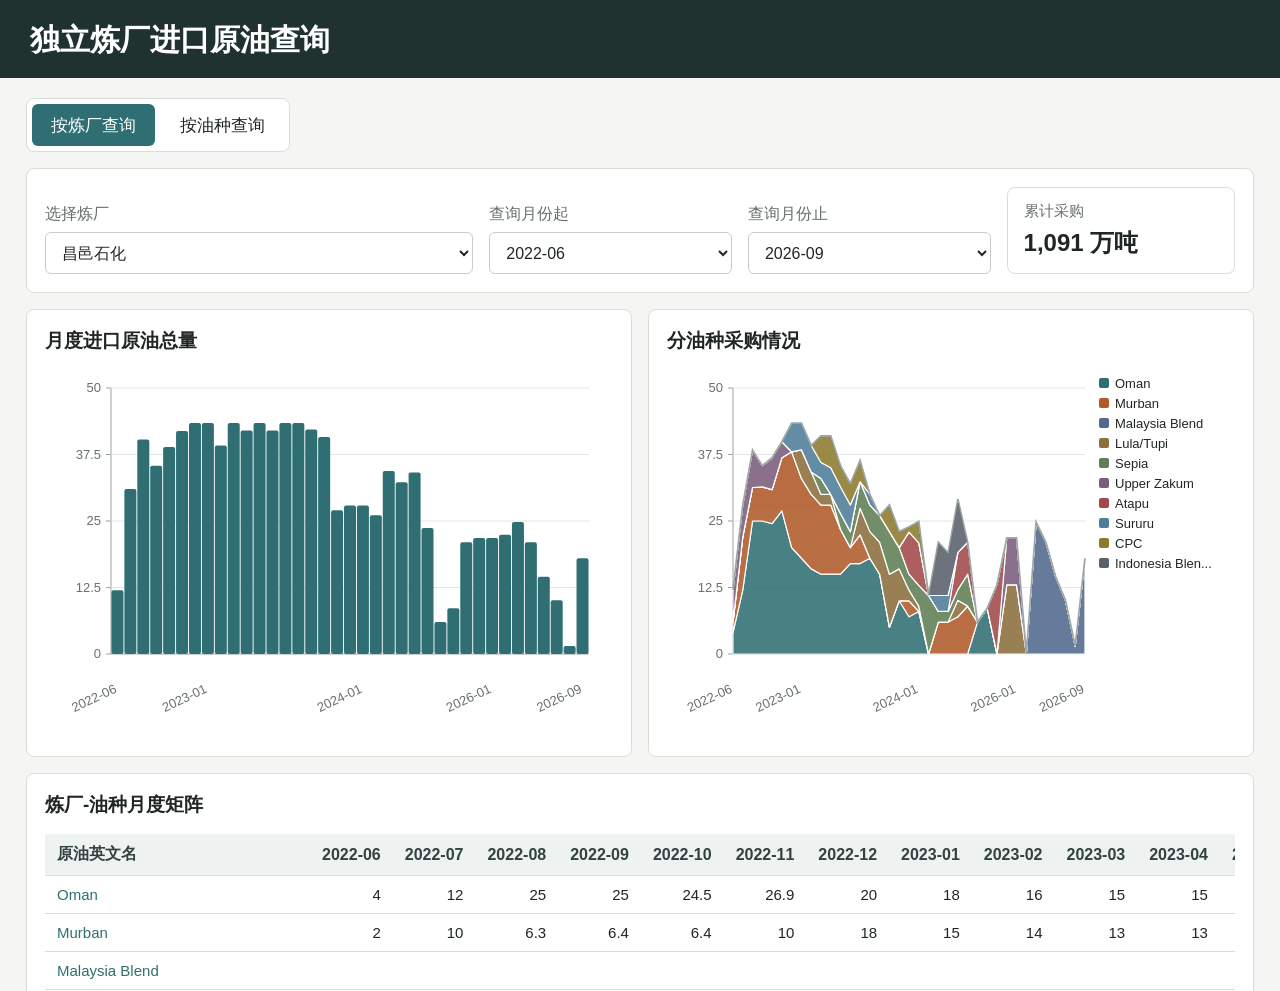
<file: index.html>
﻿<!doctype html>
<html lang="zh-CN">
  <head>
    <meta charset="utf-8" />
    <meta http-equiv="refresh" content="0; url=web/" />
    <title>独立炼厂进口原油查询</title>
  </head>
  <body>
    <a href="web/">打开独立炼厂进口原油查询</a>
  </body>
</html>
</file>
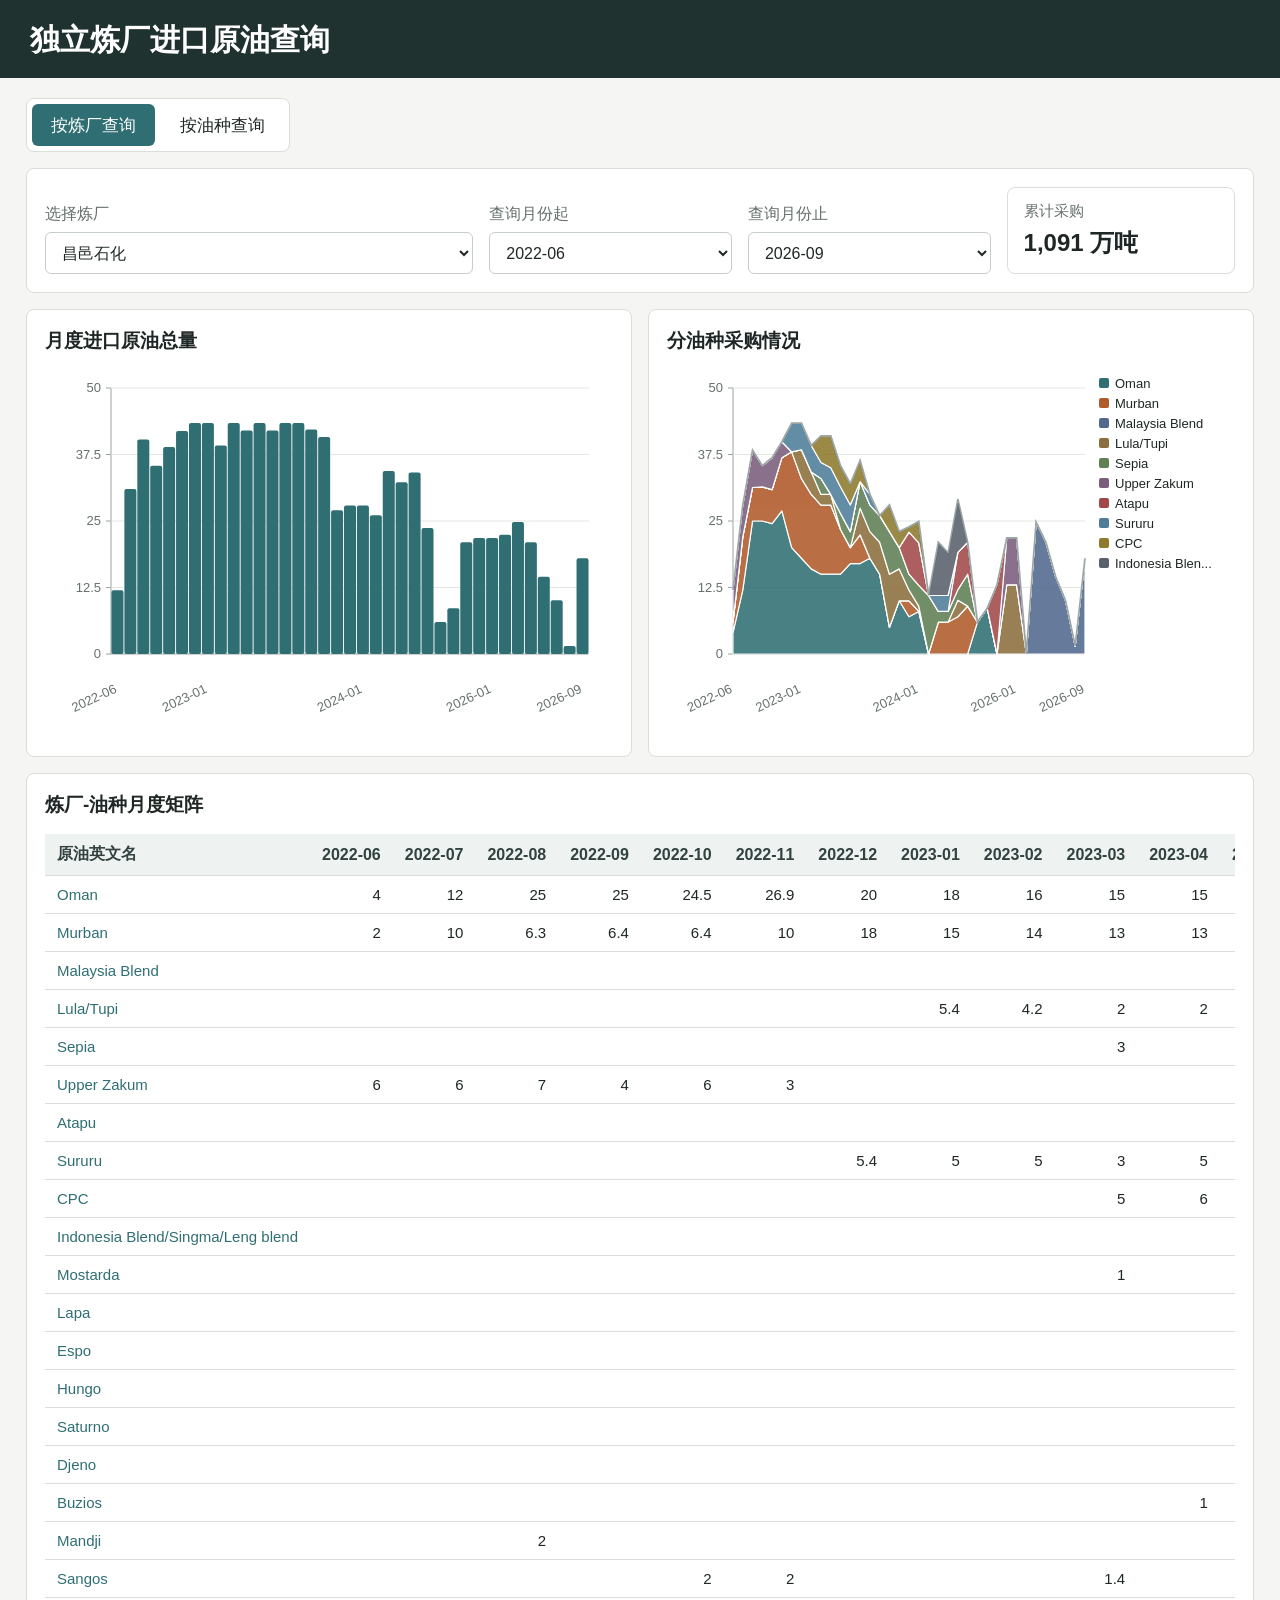
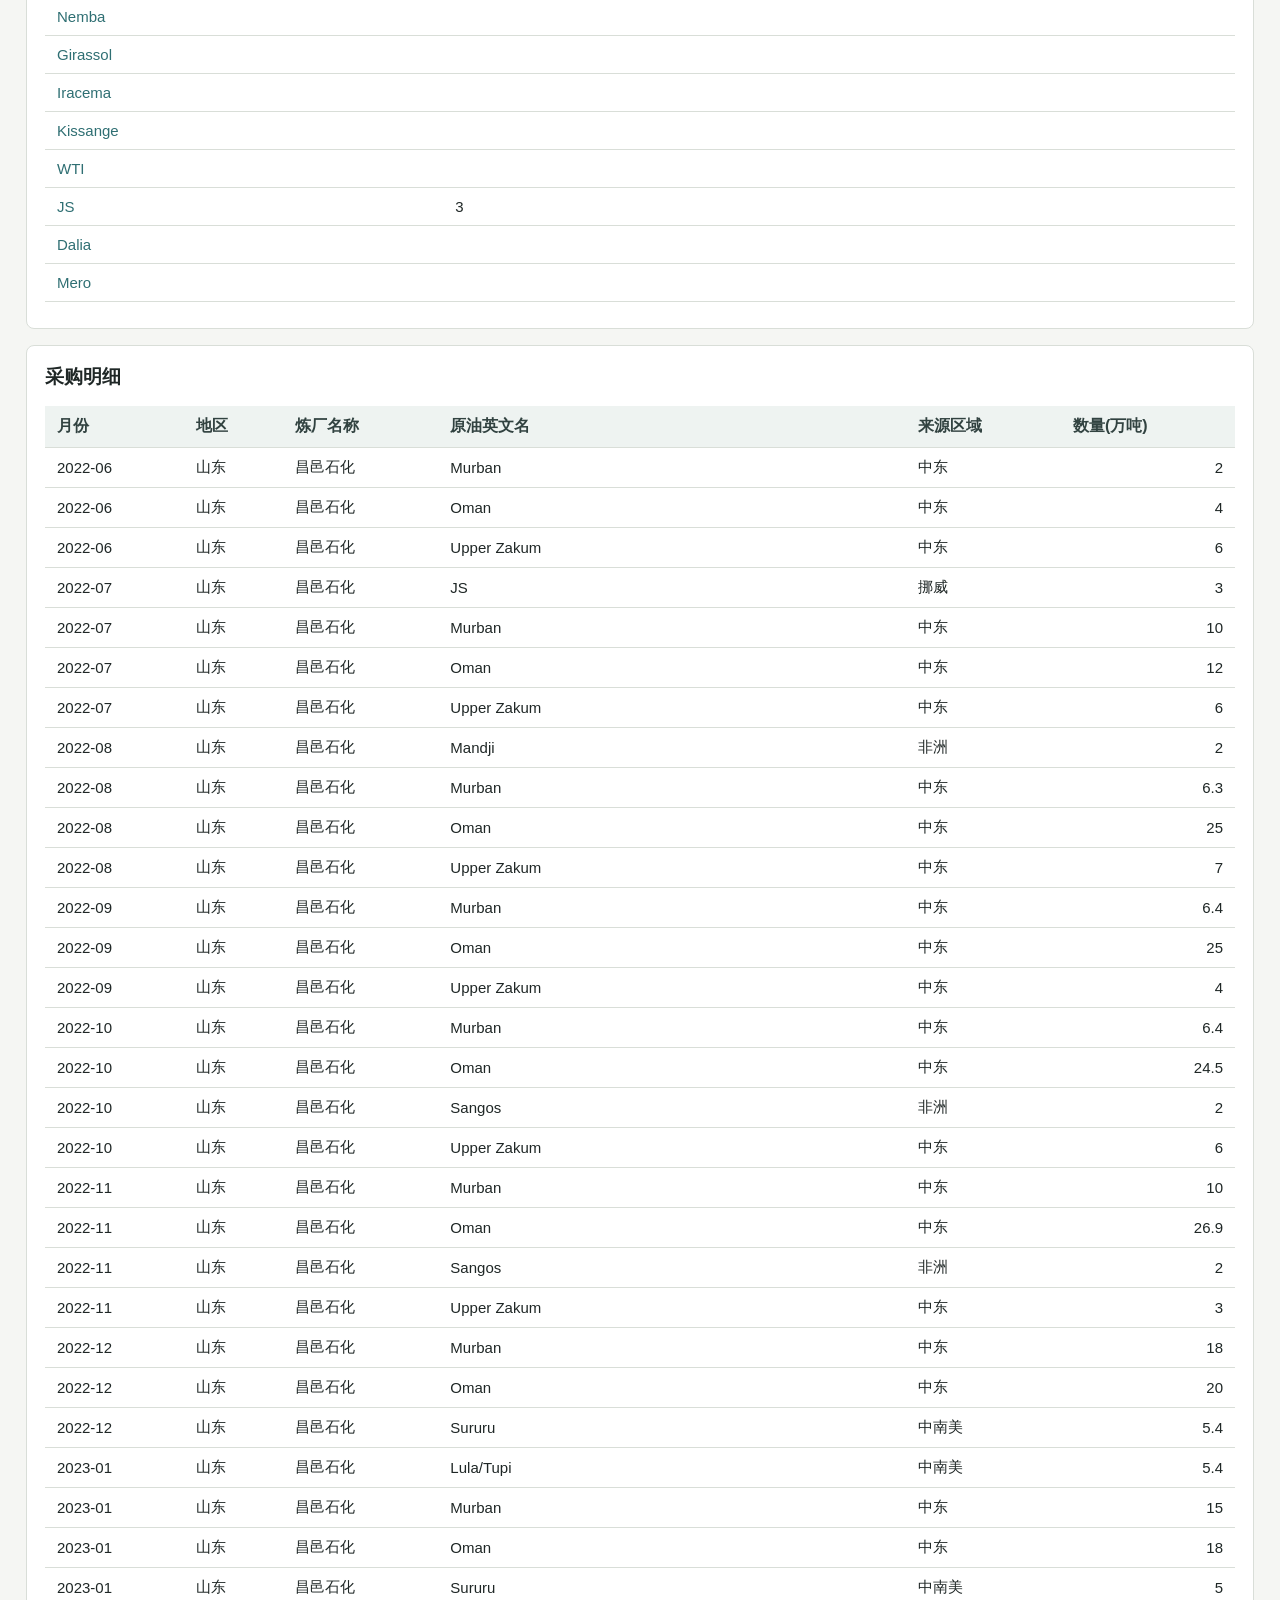
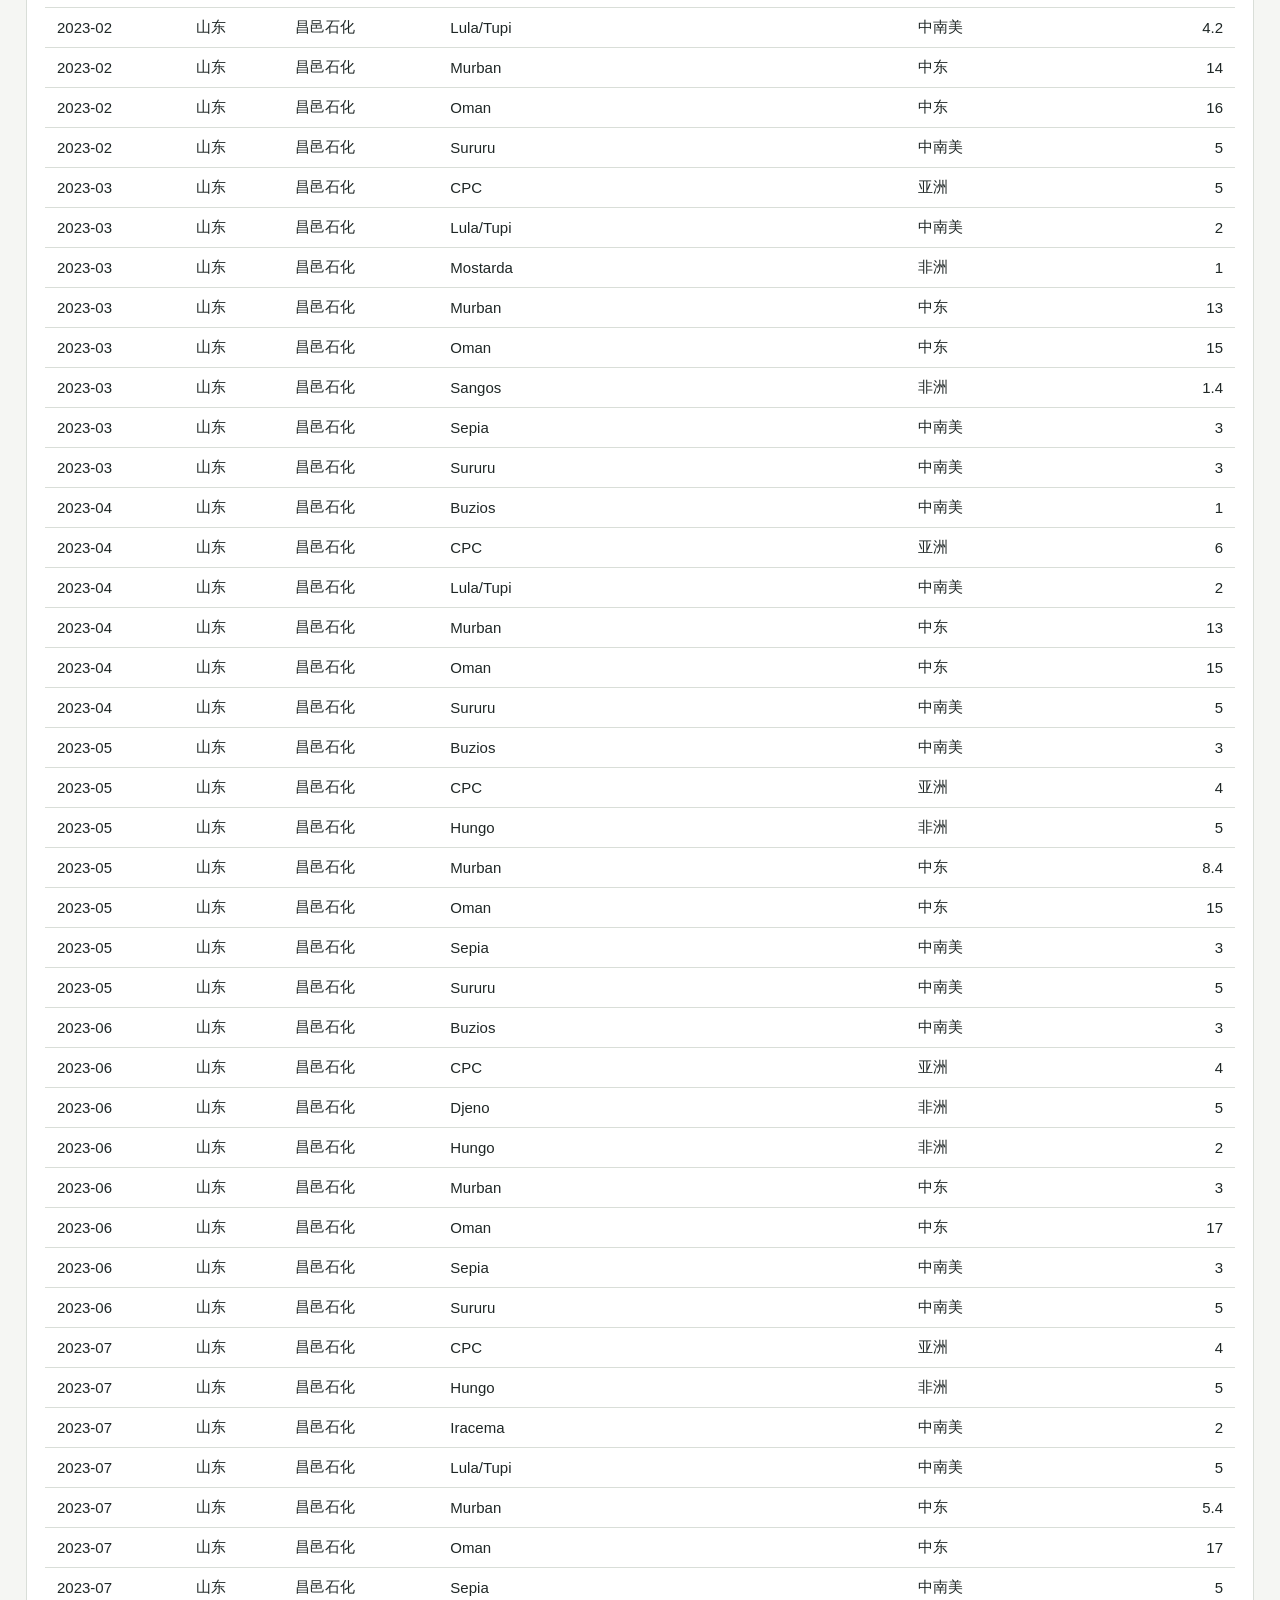
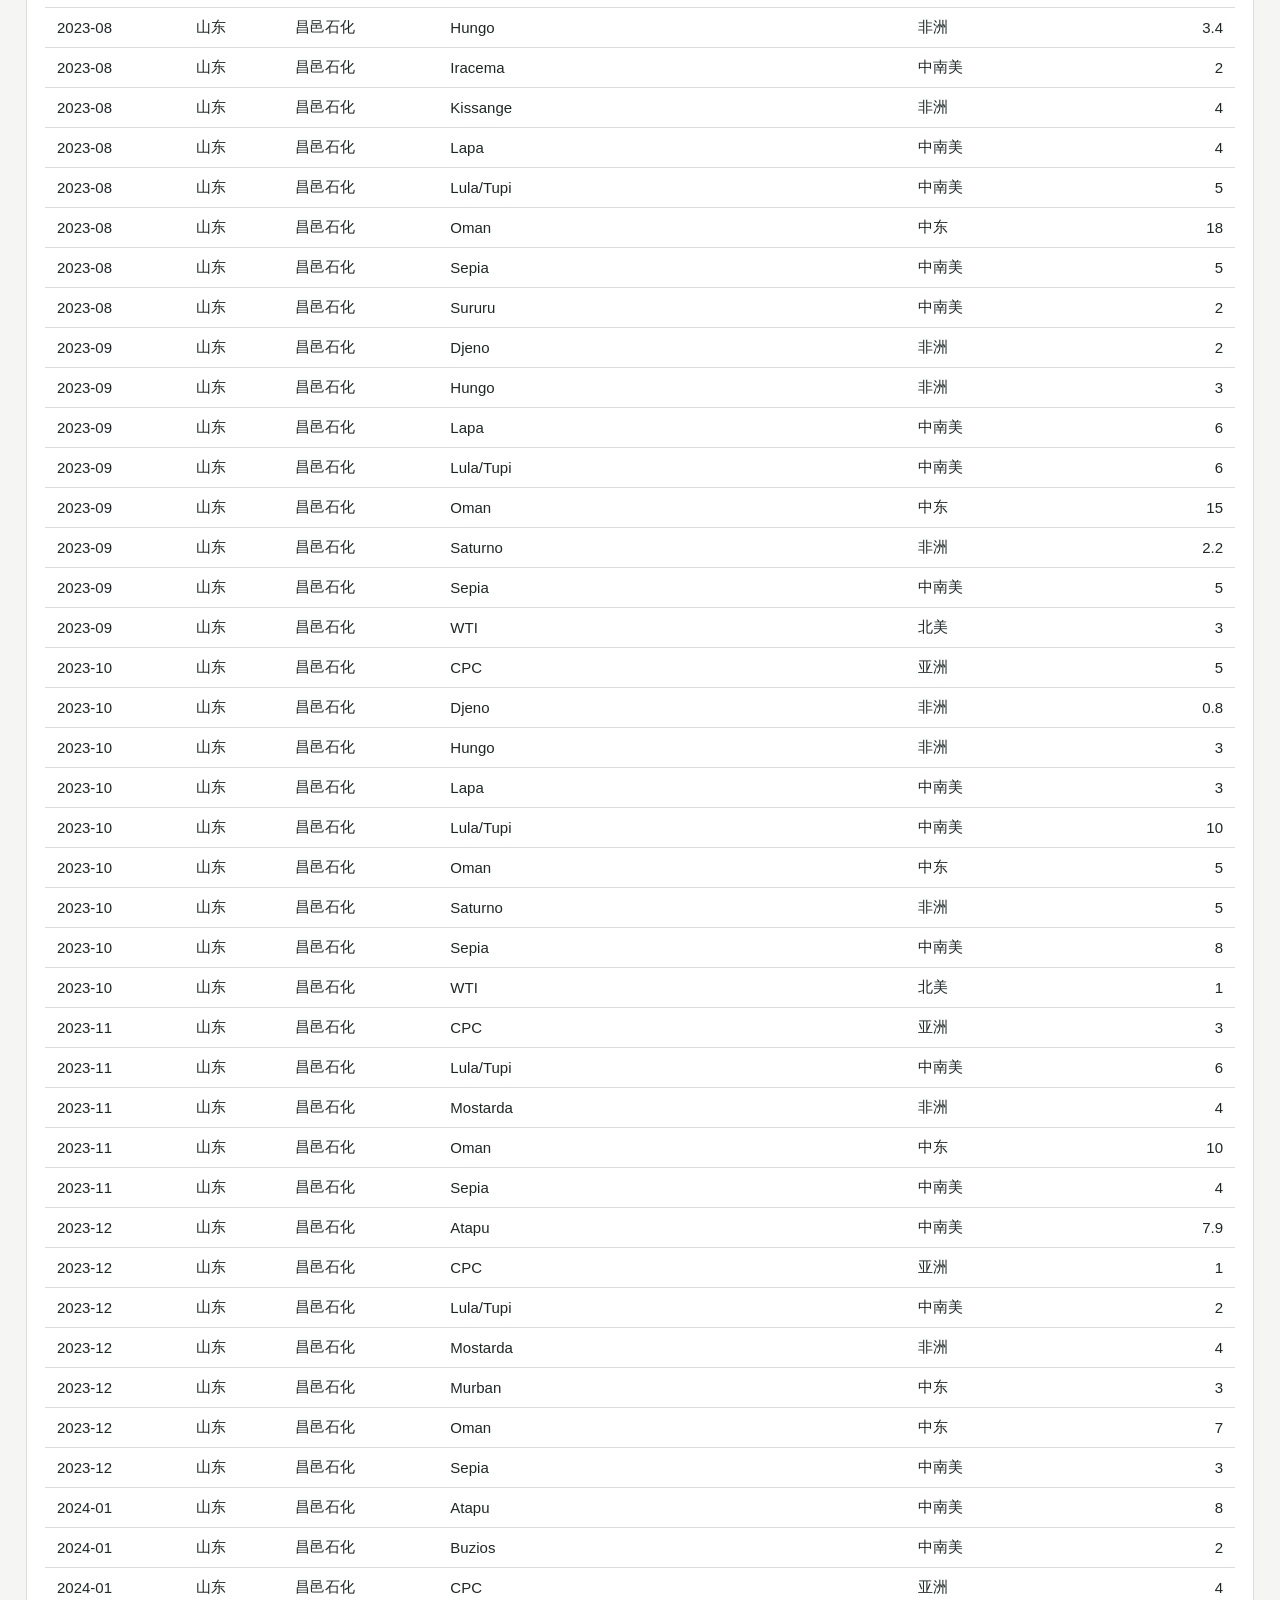
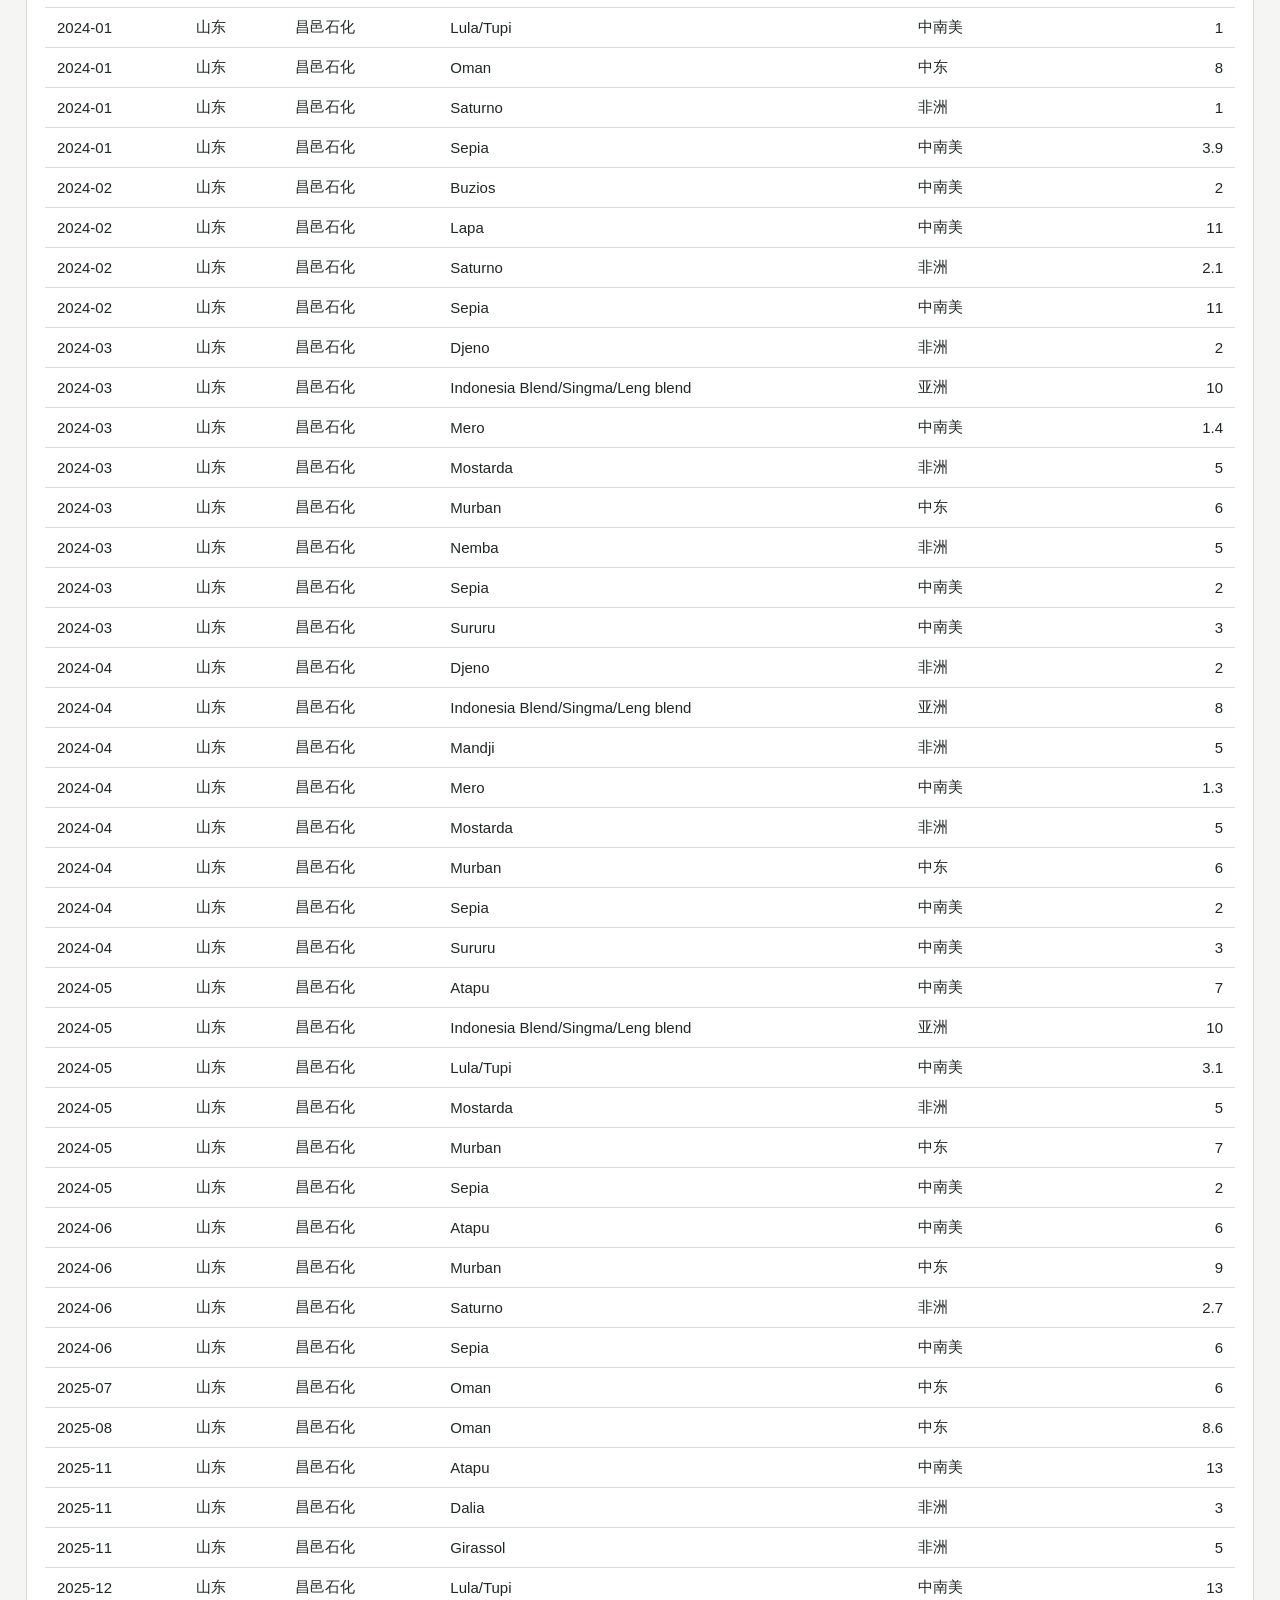
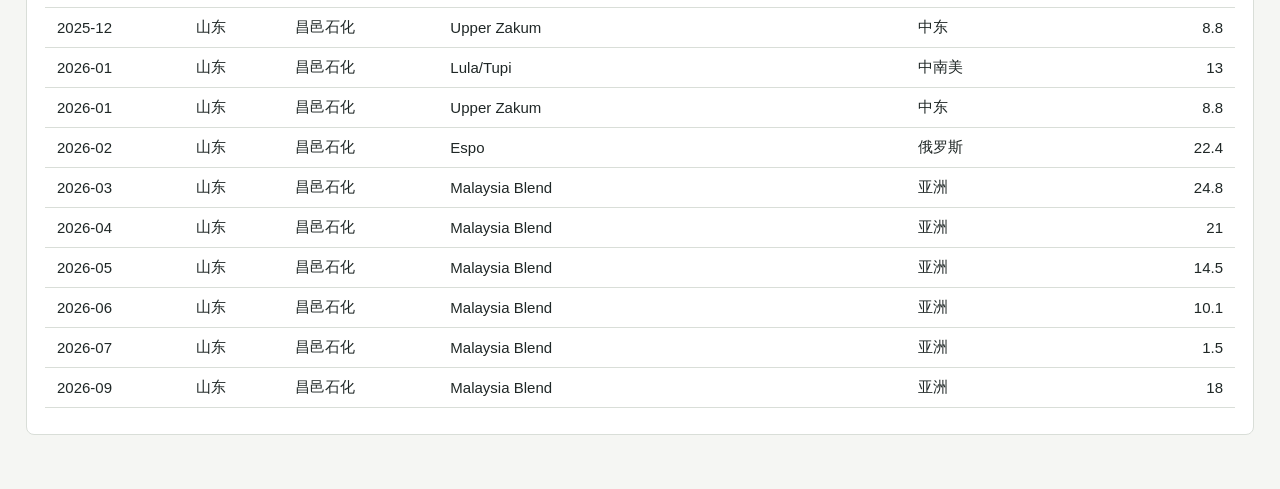
<file: web/index.html>
﻿<!doctype html>
<html lang="zh-CN">
  <head>
    <meta charset="utf-8" />
    <meta name="viewport" content="width=device-width, initial-scale=1" />
    <title>独立炼厂进口原油查询</title>
    <link rel="stylesheet" href="style.css?v=20260705c" />
  </head>
  <body>
    <header class="page-header">
      <h1>独立炼厂进口原油查询</h1>
    </header>

    <main>
      <section class="local-load" id="localLoad" hidden>
        <span>浏览器阻止直接读取本地 JSON。请选择生成后的 JSON 文件：</span>
        <input id="jsonFileInput" type="file" accept=".json,application/json" />
      </section>

      <nav class="tabs" aria-label="页面切换">
        <button class="tab active" data-tab="refinery" type="button">按炼厂查询</button>
        <button class="tab" data-tab="oil" type="button">按油种查询</button>
      </nav>

      <section id="refinery" class="panel active">
        <section class="query-panel">
          <label>
            选择炼厂
            <select id="refinerySelect"></select>
          </label>
          <label>
            查询月份起
            <select id="refineryMonthStart"></select>
          </label>
          <label>
            查询月份止
            <select id="refineryMonthEnd"></select>
          </label>
          <div class="metric inline-metric">
            <span>累计采购</span>
            <strong id="refineryTotal">-</strong>
          </div>
        </section>

        <div class="grid two">
          <section class="block">
            <h2>月度进口原油总量</h2>
            <div id="refineryMonthlyChart" class="chart"></div>
          </section>
          <section class="block">
            <h2>分油种采购情况</h2>
            <div id="refineryStackChart" class="chart"></div>
          </section>
        </div>
        <section class="block">
          <h2>炼厂-油种月度矩阵</h2>
          <div id="refineryMatrix"></div>
        </section>
        <section class="block">
          <h2>采购明细</h2>
          <div id="refineryDetail"></div>
        </section>
      </section>

      <section id="oil" class="panel">
        <section class="query-panel">
          <label>
            选择油种
            <select id="oilSelect"></select>
          </label>
          <label>
            查询月份起
            <select id="oilMonthStart"></select>
          </label>
          <label>
            查询月份止
            <select id="oilMonthEnd"></select>
          </label>
          <div class="metric inline-metric">
            <span>累计采购</span>
            <strong id="oilTotal">-</strong>
          </div>
        </section>

        <div class="grid two">
          <section class="block">
            <h2>月度采购总量</h2>
            <div id="oilMonthlyChart" class="chart"></div>
          </section>
          <section class="block">
            <h2>分炼厂采购量</h2>
            <div id="oilRefineryChart" class="chart"></div>
          </section>
        </div>
        <section class="block">
          <h2>油种-炼厂月度矩阵</h2>
          <div id="oilMatrix"></div>
        </section>
        <section class="block">
          <h2>采购明细</h2>
          <div id="oilDetail"></div>
        </section>
      </section>
    </main>

    <script src="app.js?v=20260717c"></script>
  </body>
</html>
</file>
<file: web/style.css>
﻿:root {
  --bg: #f5f6f3;
  --panel: #ffffff;
  --line: #d9ded8;
  --text: #1f2726;
  --muted: #66706c;
  --primary: #2f6f73;
  --primary-dark: #203230;
  --accent: #b05c2a;
  --soft: #eef3f1;
}

* { box-sizing: border-box; }

body {
  margin: 0;
  background: var(--bg);
  color: var(--text);
  font-family: "Microsoft YaHei", "PingFang SC", Arial, sans-serif;
  font-size: 16px;
}

.page-header {
  padding: 22px 30px 20px;
  background: var(--primary-dark);
  color: #fff;
}

.page-header h1 {
  margin: 0;
  font-size: 30px;
  line-height: 1.2;
  font-weight: 700;
}

main { padding: 20px 26px 38px; }
h2 { margin: 0 0 16px; font-size: 19px; }

.local-load,
.tabs,
.query-panel,
.block,
.metric {
  border: 1px solid var(--line);
  background: var(--panel);
}

.local-load {
  margin-bottom: 14px;
  padding: 14px 16px;
  color: var(--accent);
}

.tabs {
  display: inline-flex;
  gap: 6px;
  padding: 5px;
  border-radius: 8px;
}

.tab {
  height: 42px;
  border: 1px solid transparent;
  border-radius: 6px;
  padding: 0 18px;
  background: transparent;
  color: var(--text);
  font: inherit;
  font-size: 17px;
  cursor: pointer;
}

.tab.active { background: var(--primary); color: white; }

.panel { display: none; margin-top: 16px; }
.panel.active { display: block; }

.query-panel {
  display: grid;
  grid-template-columns: minmax(280px, 1.5fr) repeat(2, minmax(170px, 0.85fr)) minmax(190px, 0.8fr);
  gap: 16px;
  align-items: end;
  margin-bottom: 16px;
  padding: 18px;
  border-radius: 8px;
}

label {
  display: grid;
  gap: 7px;
  color: var(--muted);
  font-size: 16px;
}

select,
input {
  height: 42px;
  min-width: 0;
  border: 1px solid #c7cec8;
  border-radius: 6px;
  padding: 0 12px;
  background: white;
  color: var(--text);
  font: inherit;
  font-size: 16px;
}

.metric {
  padding: 14px 16px;
  border-radius: 8px;
}

.inline-metric { min-height: 66px; }
.metric span { display: block; color: var(--muted); font-size: 15px; }
.metric strong { display: block; margin-top: 6px; font-size: 24px; }

.grid { display: grid; gap: 16px; }
.grid.two { grid-template-columns: repeat(2, minmax(0, 1fr)); }

.block {
  margin-bottom: 16px;
  padding: 18px;
  overflow: hidden;
  border-radius: 8px;
}

.chart { min-height: 360px; width: 100%; padding-bottom: 4px; }
svg { width: 100%; height: 100%; min-height: inherit; }
svg text { fill: var(--muted); font-size: 14px; }
svg .axis, svg .tick { font-size: 13px; }
svg .value { fill: var(--text); font-size: 13px; }
svg .legend { fill: var(--text); font-size: 13px; }

.table-scroll {
  width: 100%;
  overflow-x: auto;
  overflow-y: hidden;
  padding-bottom: 8px;
}

.table-scroll::-webkit-scrollbar { height: 10px; }
.table-scroll::-webkit-scrollbar-thumb { background: #b8c2bd; border-radius: 999px; }
.table-scroll::-webkit-scrollbar-track { background: #eef3f1; border-radius: 999px; }

.data-table {
  width: 100%;
  min-width: max(780px, 100%);
  border-collapse: collapse;
  font-size: 15px;
}

.data-table th,
.data-table td {
  border-bottom: 1px solid var(--line);
  padding: 10px 12px;
  text-align: left;
  white-space: nowrap;
}

.data-table th {
  position: sticky;
  top: 0;
  z-index: 1;
  background: var(--soft);
  color: #314240;
  font-weight: 700;
  cursor: pointer;
  font-size: 16px;
}

.data-table th.sorted { color: var(--accent); }
.data-table .num { text-align: right; font-variant-numeric: tabular-nums; }

.link-button {
  height: auto;
  border: 0;
  padding: 0;
  background: transparent;
  color: var(--primary);
  text-align: left;
  font: inherit;
  cursor: pointer;
}

.link-button:hover { color: var(--accent); text-decoration: underline; }

@media (max-width: 1100px) {
  .query-panel { grid-template-columns: repeat(2, minmax(0, 1fr)); }
  .grid.two { grid-template-columns: 1fr; }
}

@media (max-width: 680px) {
  .page-header { padding: 18px; }
  main { padding: 12px; }
  .tabs { display: flex; }
  .tab { flex: 1; }
  .query-panel { grid-template-columns: 1fr; }
}
</file>
